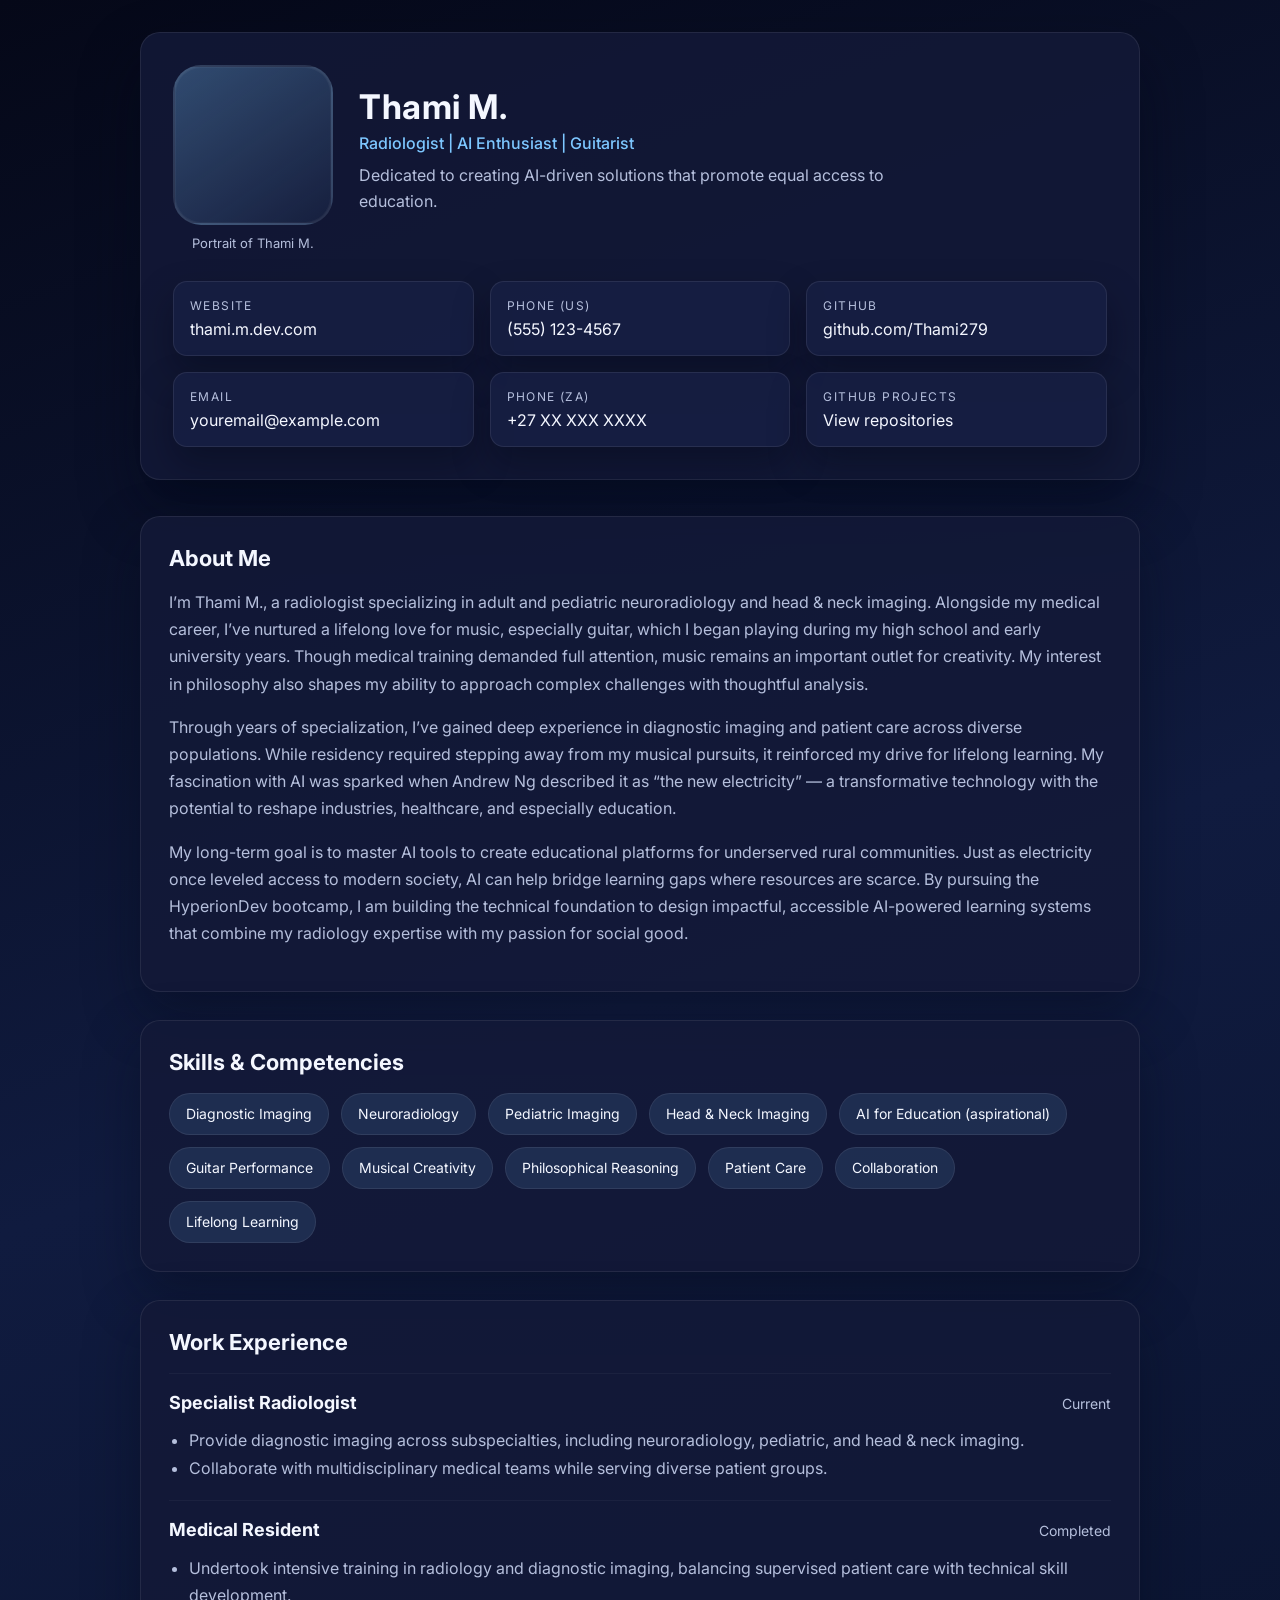
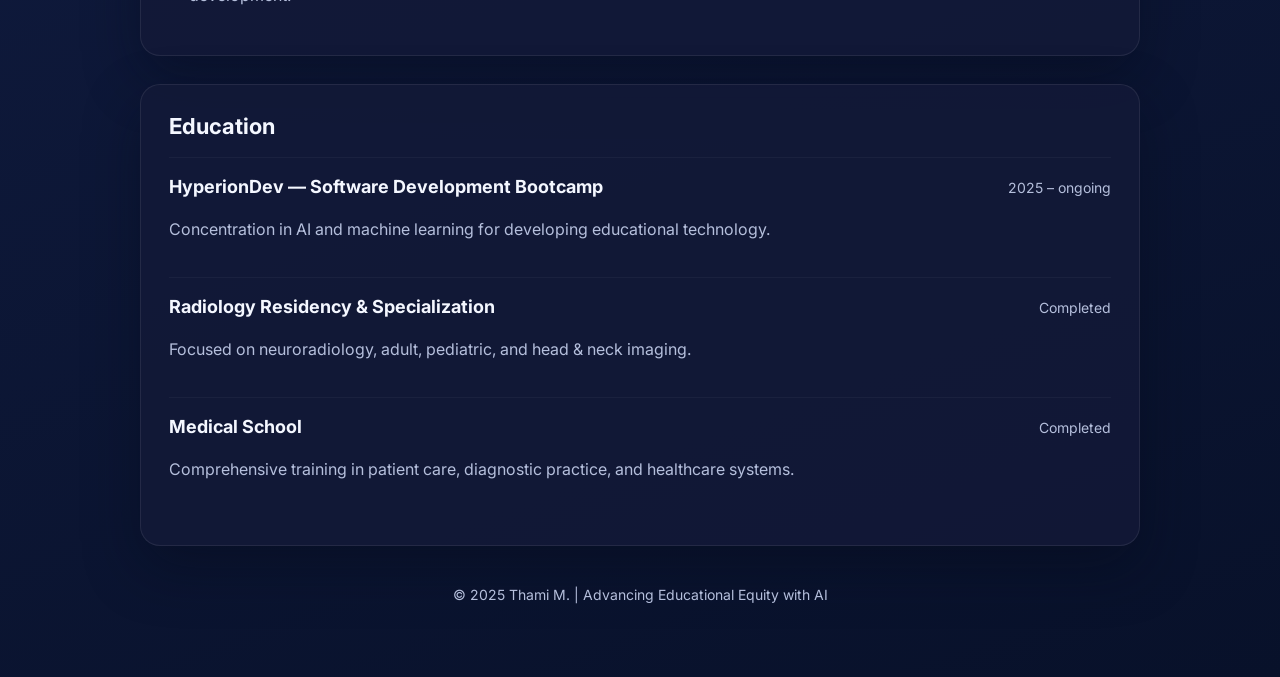
<file: index.html>
<!DOCTYPE html>
<html lang="en">
<head>
  <meta charset="UTF-8" />
  <meta http-equiv="refresh" content="0; url=my-cv/index.html" />
  <title>Redirecting to CV</title>
  <link rel="canonical" href="my-cv/index.html" />
  <style>
    body {
      margin: 0;
      height: 100vh;
      display: grid;
      place-items: center;
      font-family: system-ui, -apple-system, "Segoe UI", sans-serif;
      background: #050913;
      color: #f1f5ff;
      text-align: center;
    }
    a {
      color: #7dc7ff;
      text-decoration: none;
    }
    a:hover {
      text-decoration: underline;
    }
  </style>
</head>
<body>
  <p>Redirecting to the updated CV… <a href="my-cv/index.html">Go there now</a>.</p>
  <script>
    window.location.replace('my-cv/index.html');
  </script>
</body>
</html>
</file>
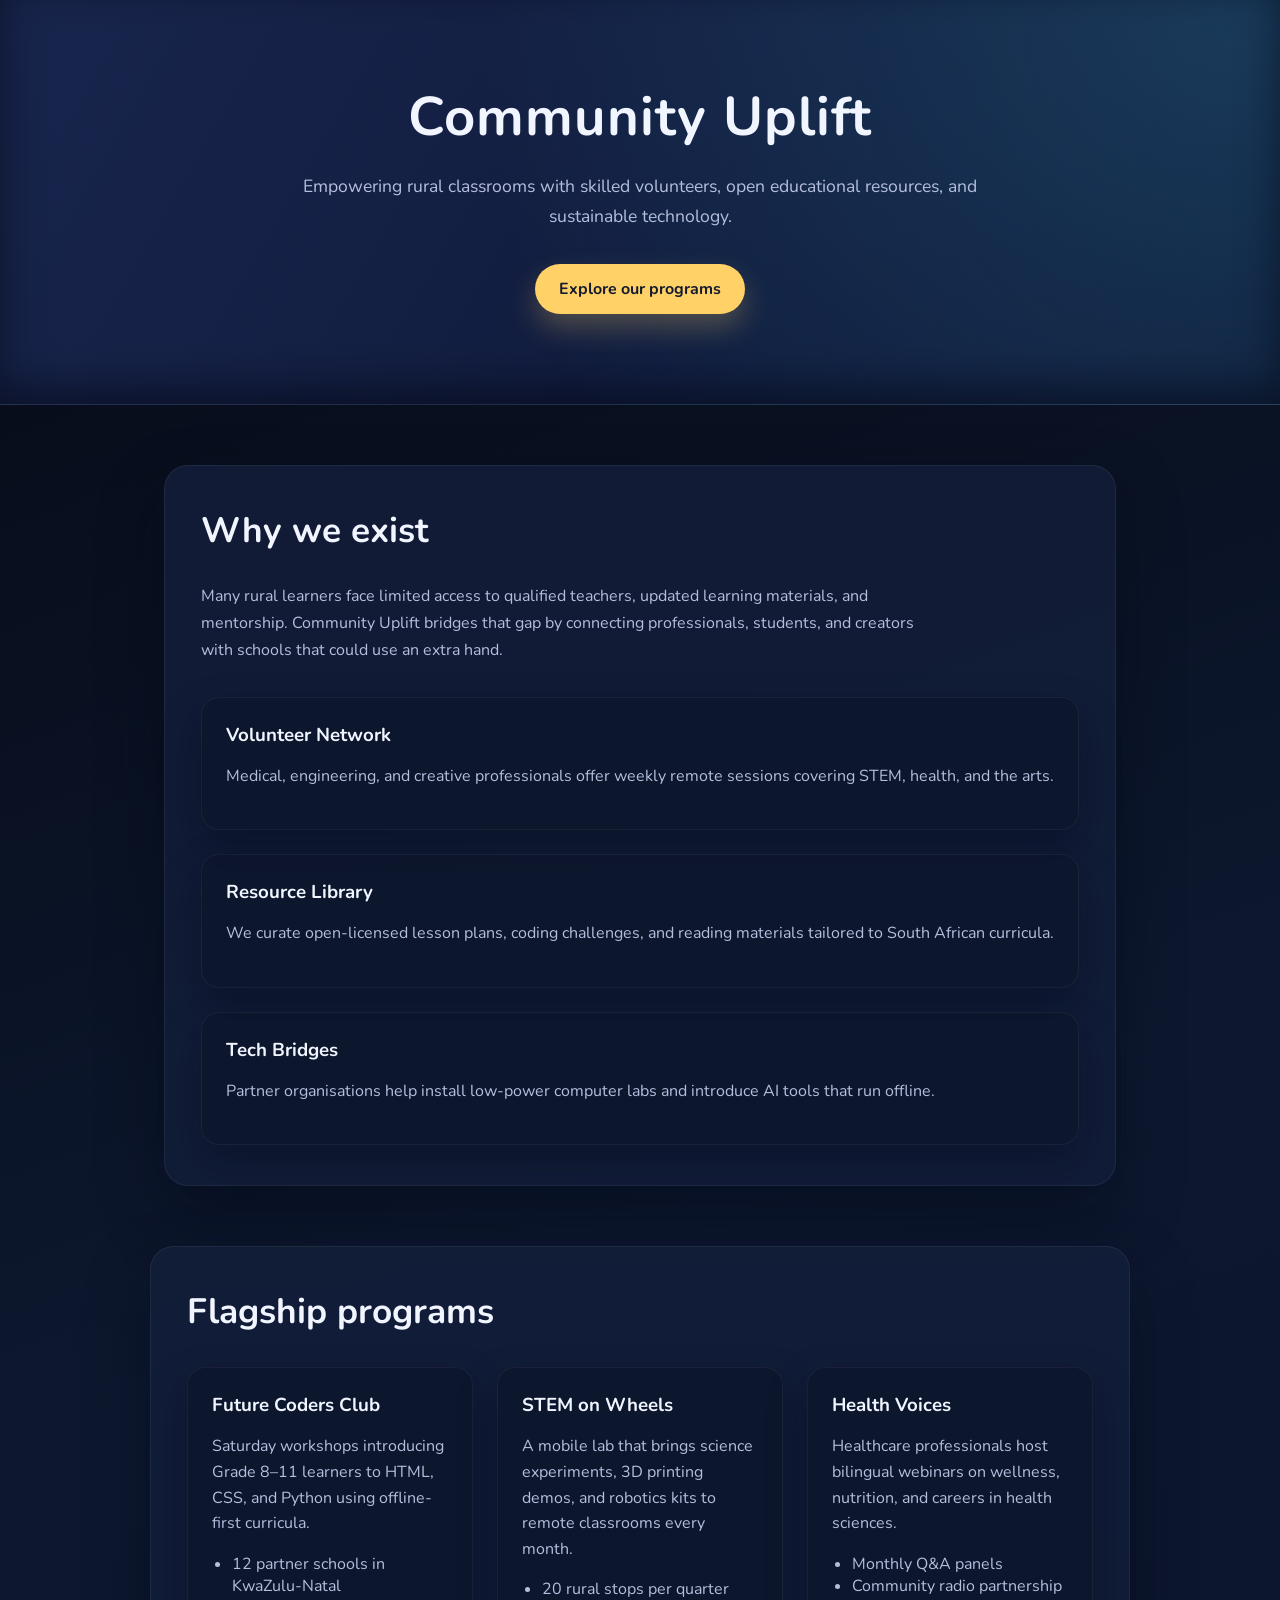
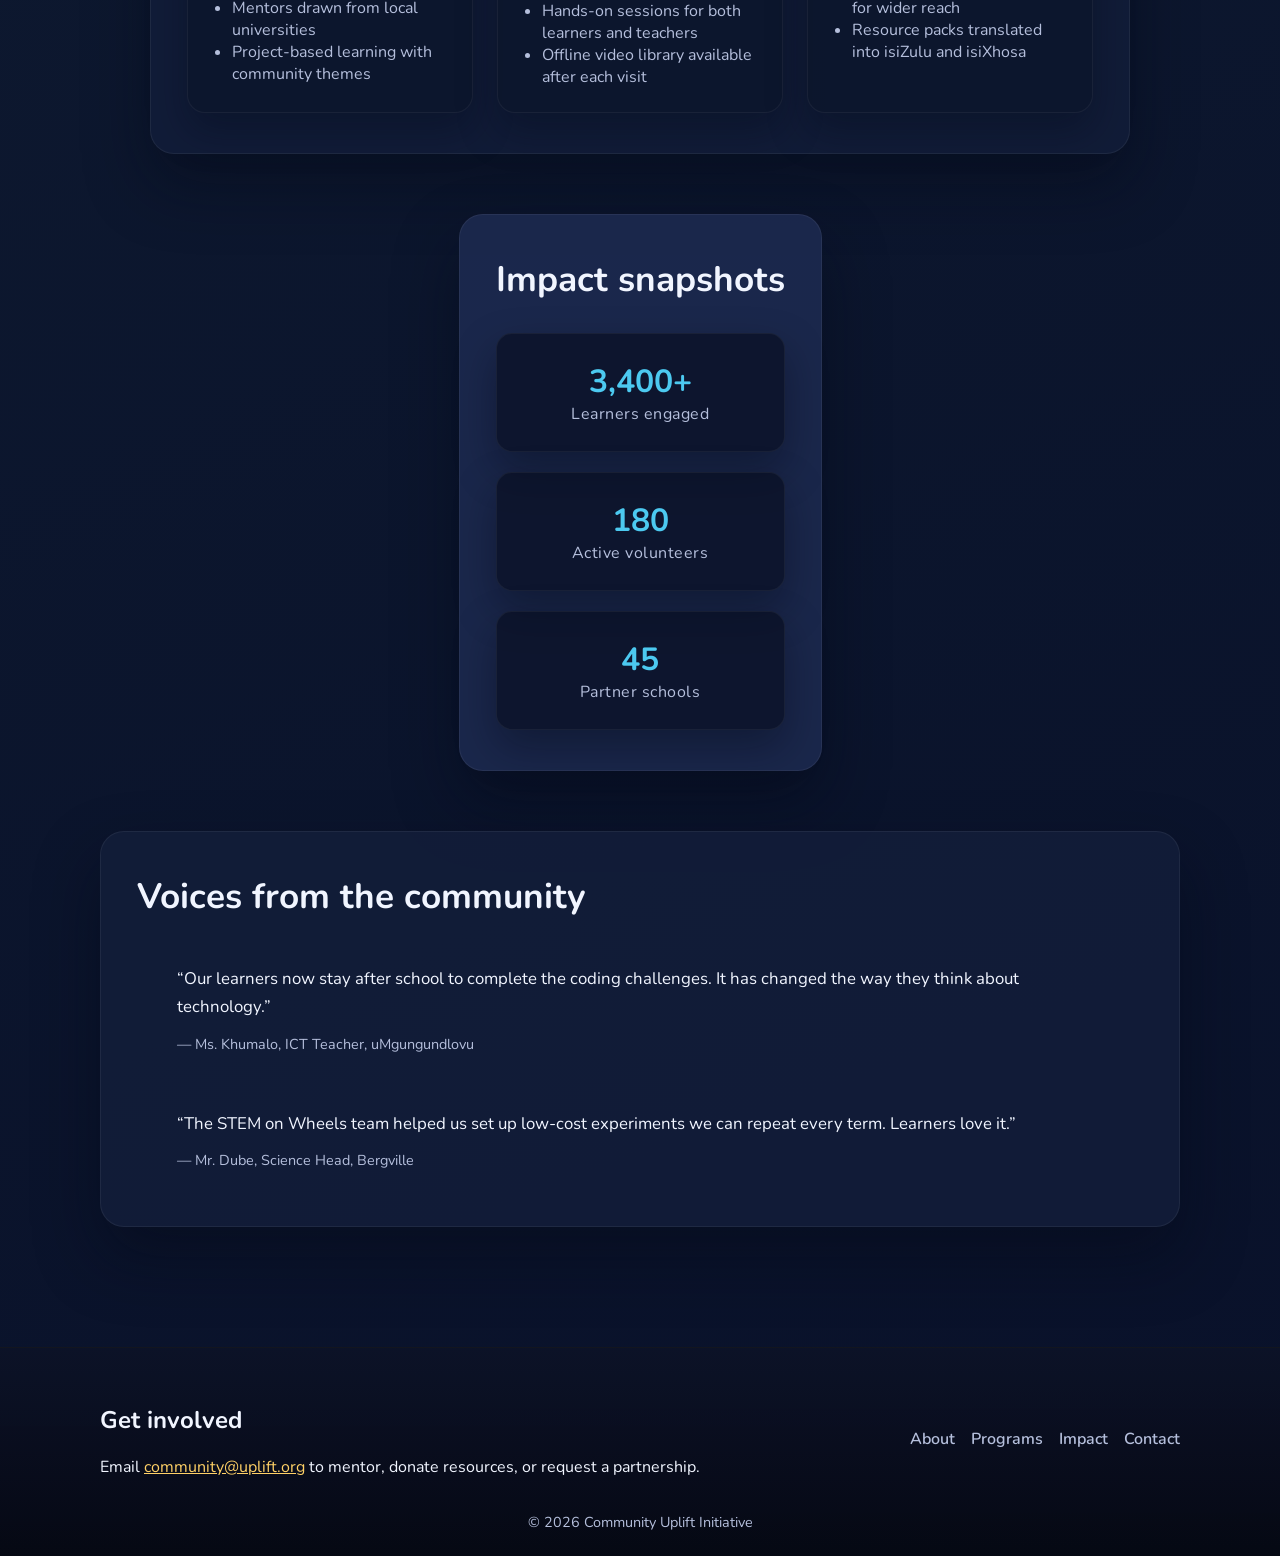
<file: community-uplift/index.html>
<!DOCTYPE html>
<html lang="en">
<head>
  <meta charset="UTF-8" />
  <meta name="viewport" content="width=device-width, initial-scale=1" />
  <title>Community Uplift Initiative</title>
  <meta name="description" content="Community Uplift connects volunteers, educators, and resources to support learning in rural areas." />
  <link rel="preconnect" href="https://fonts.googleapis.com">
  <link rel="preconnect" href="https://fonts.gstatic.com" crossorigin>
  <link href="https://fonts.googleapis.com/css2?family=Nunito:wght@400;600;700&display=swap" rel="stylesheet">
  <link rel="stylesheet" href="styles.css" />
</head>
<body>
  <header class="hero">
    <div class="hero__inner">
      <h1>Community Uplift</h1>
      <p>Empowering rural classrooms with skilled volunteers, open educational resources, and sustainable technology.</p>
      <a class="btn" href="#programs">Explore our programs</a>
    </div>
  </header>

  <main>
    <section class="section highlights" id="about">
      <div class="section__intro">
        <h2>Why we exist</h2>
        <p>Many rural learners face limited access to qualified teachers, updated learning materials, and mentorship. Community Uplift bridges that gap by connecting professionals, students, and creators with schools that could use an extra hand.</p>
      </div>
      <div class="grid">
        <article class="card">
          <h3>Volunteer Network</h3>
          <p>Medical, engineering, and creative professionals offer weekly remote sessions covering STEM, health, and the arts.</p>
        </article>
        <article class="card">
          <h3>Resource Library</h3>
          <p>We curate open-licensed lesson plans, coding challenges, and reading materials tailored to South African curricula.</p>
        </article>
        <article class="card">
          <h3>Tech Bridges</h3>
          <p>Partner organisations help install low-power computer labs and introduce AI tools that run offline.</p>
        </article>
      </div>
    </section>

    <section class="section" id="programs">
      <h2>Flagship programs</h2>
      <div class="grid grid--programs">
        <article class="program">
          <h3>Future Coders Club</h3>
          <p>Saturday workshops introducing Grade 8–11 learners to HTML, CSS, and Python using offline-first curricula.</p>
          <ul>
            <li>12 partner schools in KwaZulu-Natal</li>
            <li>Mentors drawn from local universities</li>
            <li>Project-based learning with community themes</li>
          </ul>
        </article>
        <article class="program">
          <h3>STEM on Wheels</h3>
          <p>A mobile lab that brings science experiments, 3D printing demos, and robotics kits to remote classrooms every month.</p>
          <ul>
            <li>20 rural stops per quarter</li>
            <li>Hands-on sessions for both learners and teachers</li>
            <li>Offline video library available after each visit</li>
          </ul>
        </article>
        <article class="program">
          <h3>Health Voices</h3>
          <p>Healthcare professionals host bilingual webinars on wellness, nutrition, and careers in health sciences.</p>
          <ul>
            <li>Monthly Q&amp;A panels</li>
            <li>Community radio partnership for wider reach</li>
            <li>Resource packs translated into isiZulu and isiXhosa</li>
          </ul>
        </article>
      </div>
    </section>

    <section class="section section--accent" id="impact">
      <h2>Impact snapshots</h2>
      <div class="stats">
        <div class="stat">
          <span class="stat__number">3,400+</span>
          <span class="stat__label">Learners engaged</span>
        </div>
        <div class="stat">
          <span class="stat__number">180</span>
          <span class="stat__label">Active volunteers</span>
        </div>
        <div class="stat">
          <span class="stat__number">45</span>
          <span class="stat__label">Partner schools</span>
        </div>
      </div>
    </section>

    <section class="section testimonials" aria-label="Testimonials">
      <h2>Voices from the community</h2>
      <div class="carousel">
        <figure>
          <blockquote>
            “Our learners now stay after school to complete the coding challenges. It has changed the way they think about technology.”
          </blockquote>
          <figcaption>— Ms. Khumalo, ICT Teacher, uMgungundlovu</figcaption>
        </figure>
        <figure>
          <blockquote>
            “The STEM on Wheels team helped us set up low-cost experiments we can repeat every term. Learners love it.”
          </blockquote>
          <figcaption>— Mr. Dube, Science Head, Bergville</figcaption>
        </figure>
      </div>
    </section>
  </main>

  <footer class="footer" id="contact">
    <div class="footer__inner">
      <div>
        <h2>Get involved</h2>
        <p>Email <a href="mailto:community@uplift.org">community@uplift.org</a> to mentor, donate resources, or request a partnership.</p>
      </div>
      <div class="footer__links">
        <a href="#about">About</a>
        <a href="#programs">Programs</a>
        <a href="#impact">Impact</a>
        <a href="#contact">Contact</a>
      </div>
    </div>
    <p class="footer__copy">© <span id="year"></span> Community Uplift Initiative</p>
  </footer>

  <script>
    document.getElementById('year').textContent = new Date().getFullYear();
  </script>
</body>
</html>
</file>
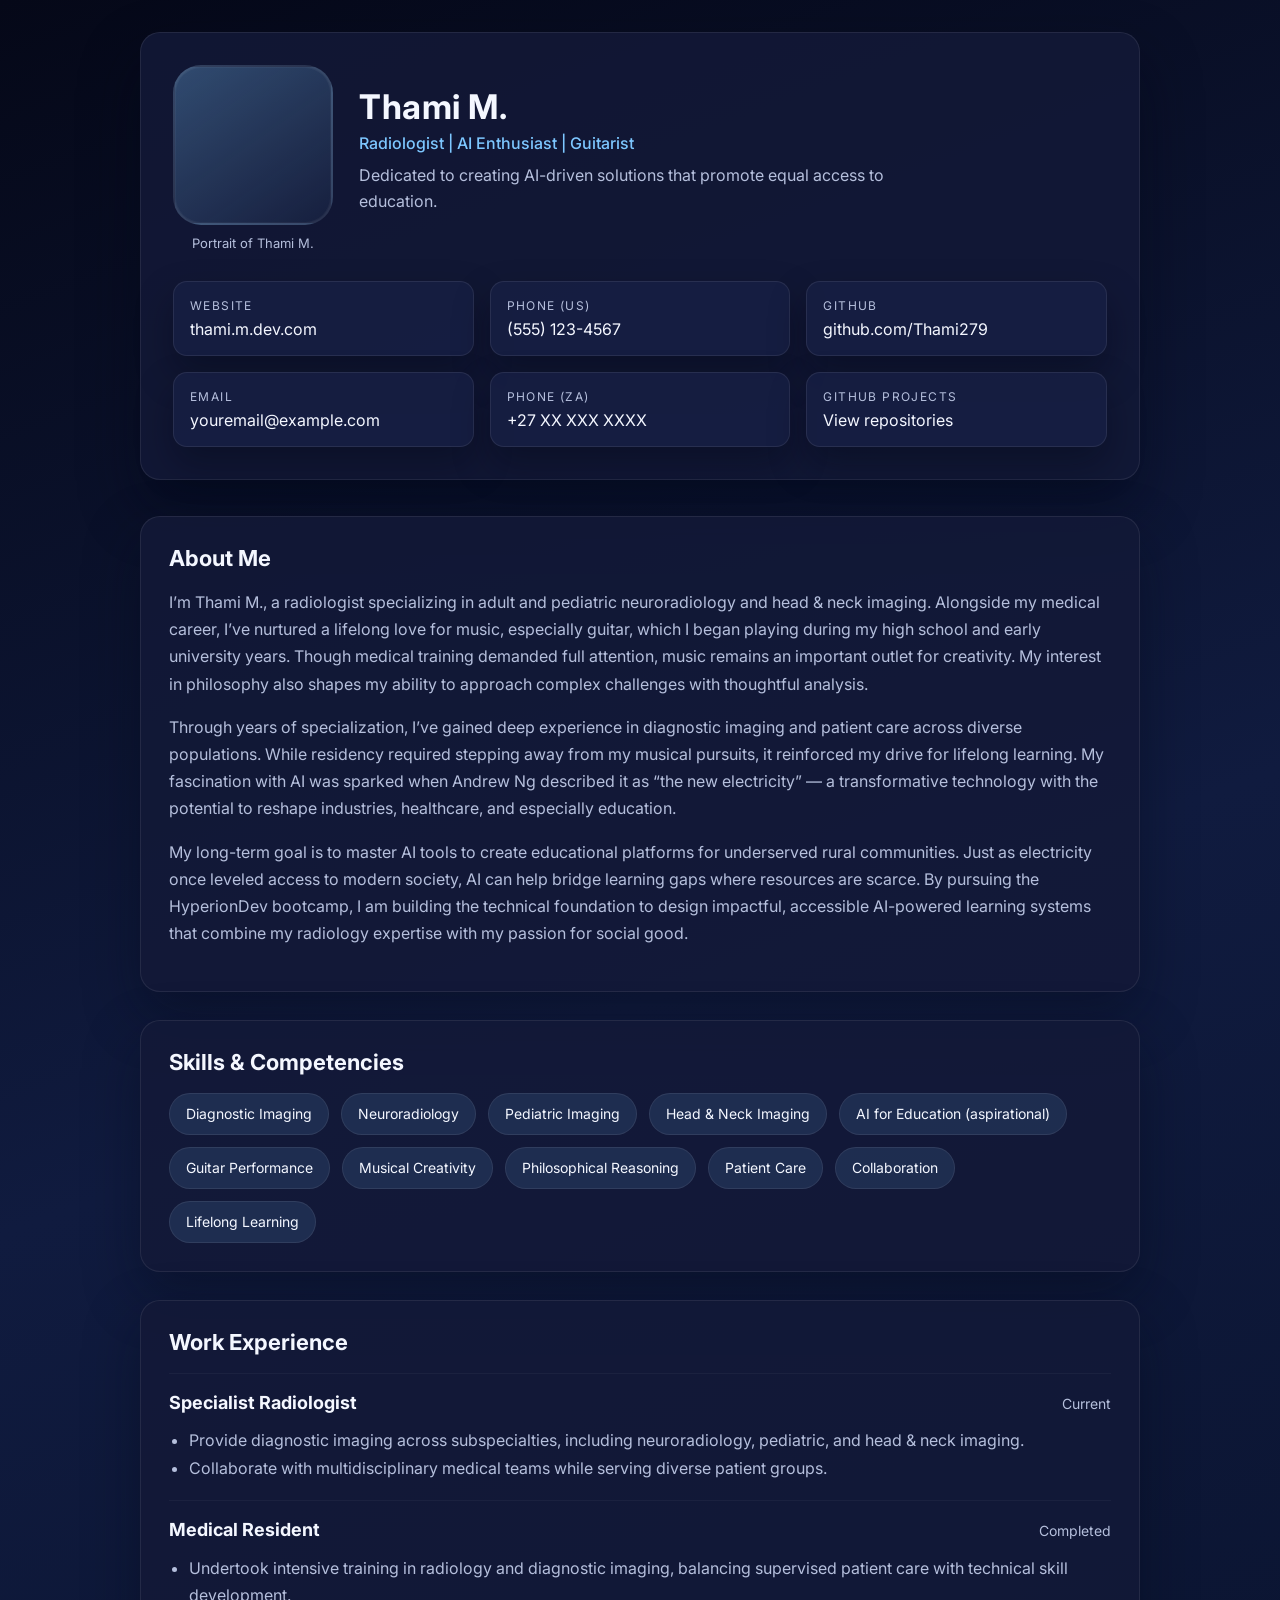
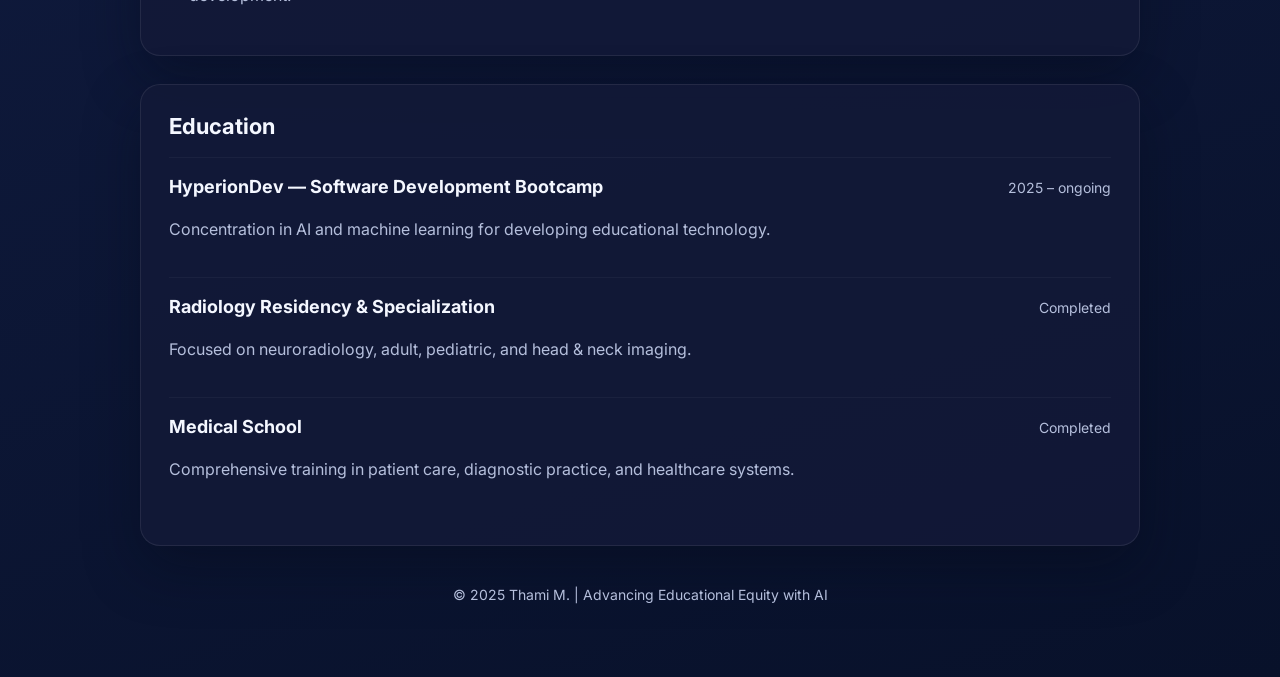
<file: my-cv/index.html>
<!DOCTYPE html>
<html lang="en">
<head>
  <meta charset="UTF-8" />
  <meta name="viewport" content="width=device-width, initial-scale=1" />
  <title>Thami M. — Online CV</title>
  <meta name="description" content="Online CV for Thami M., radiologist and AI enthusiast building equitable learning experiences." />
  <link rel="preconnect" href="https://fonts.googleapis.com">
  <link rel="preconnect" href="https://fonts.gstatic.com" crossorigin>
  <link href="https://fonts.googleapis.com/css2?family=Inter:wght@300;400;500;600;700&display=swap" rel="stylesheet">
  <link rel="stylesheet" href="styles.css" />
</head>
<body>
  <div class="page">
    <header class="masthead">
      <div class="profile-card">
        <figure class="portrait">
          <div class="portrait-image" role="img" aria-label="Portrait of Thami M."></div>
          <figcaption>Portrait of Thami M.</figcaption>
        </figure>
        <div class="profile-copy">
          <h1>Thami M.</h1>
          <p class="tagline">Radiologist | AI Enthusiast | Guitarist</p>
          <p class="mission">Dedicated to creating AI-driven solutions that promote equal access to education.</p>
        </div>
      </div>

      <ul class="contact-grid" aria-label="Contact details">
        <li class="contact-item">
          <span class="label">Website</span>
          <a href="https://thami.m.dev.com" target="_blank" rel="noopener">thami.m.dev.com</a>
        </li>
        <li class="contact-item">
          <span class="label">Phone (US)</span>
          <a href="tel:+15551234567">(555) 123-4567</a>
        </li>
        <li class="contact-item">
          <span class="label">GitHub</span>
          <a href="https://github.com/Thami279" target="_blank" rel="noopener">github.com/Thami279</a>
        </li>
        <li class="contact-item">
          <span class="label">Email</span>
          <a href="mailto:youremail@example.com">youremail@example.com</a>
        </li>
        <li class="contact-item">
          <span class="label">Phone (ZA)</span>
          <span>+27 XX XXX XXXX</span>
        </li>
        <li class="contact-item">
          <span class="label">GitHub Projects</span>
          <a href="https://github.com/Thami279?tab=repositories" target="_blank" rel="noopener">View repositories</a>
        </li>
      </ul>
    </header>

    <main>
      <section class="section about">
        <h2>About Me</h2>
        <p>I’m Thami M., a radiologist specializing in adult and pediatric neuroradiology and head &amp; neck imaging. Alongside my medical career, I’ve nurtured a lifelong love for music, especially guitar, which I began playing during my high school and early university years. Though medical training demanded full attention, music remains an important outlet for creativity. My interest in philosophy also shapes my ability to approach complex challenges with thoughtful analysis.</p>
        <p>Through years of specialization, I’ve gained deep experience in diagnostic imaging and patient care across diverse populations. While residency required stepping away from my musical pursuits, it reinforced my drive for lifelong learning. My fascination with AI was sparked when Andrew Ng described it as “the new electricity” — a transformative technology with the potential to reshape industries, healthcare, and especially education.</p>
        <p>My long-term goal is to master AI tools to create educational platforms for underserved rural communities. Just as electricity once leveled access to modern society, AI can help bridge learning gaps where resources are scarce. By pursuing the HyperionDev bootcamp, I am building the technical foundation to design impactful, accessible AI-powered learning systems that combine my radiology expertise with my passion for social good.</p>
      </section>

      <section class="section skills">
        <h2>Skills &amp; Competencies</h2>
        <ul class="skills-list">
          <li>Diagnostic Imaging</li>
          <li>Neuroradiology</li>
          <li>Pediatric Imaging</li>
          <li>Head &amp; Neck Imaging</li>
          <li>AI for Education (aspirational)</li>
          <li>Guitar Performance</li>
          <li>Musical Creativity</li>
          <li>Philosophical Reasoning</li>
          <li>Patient Care</li>
          <li>Collaboration</li>
          <li>Lifelong Learning</li>
        </ul>
      </section>

      <section class="section experience">
        <h2>Work Experience</h2>
        <article class="item">
          <div class="item-head">
            <h3>Specialist Radiologist</h3>
            <span class="meta">Current</span>
          </div>
          <ul>
            <li>Provide diagnostic imaging across subspecialties, including neuroradiology, pediatric, and head &amp; neck imaging.</li>
            <li>Collaborate with multidisciplinary medical teams while serving diverse patient groups.</li>
          </ul>
        </article>
        <article class="item">
          <div class="item-head">
            <h3>Medical Resident</h3>
            <span class="meta">Completed</span>
          </div>
          <ul>
            <li>Undertook intensive training in radiology and diagnostic imaging, balancing supervised patient care with technical skill development.</li>
          </ul>
        </article>
      </section>

      <section class="section education">
        <h2>Education</h2>
        <article class="item">
          <div class="item-head">
            <h3>HyperionDev — Software Development Bootcamp</h3>
            <span class="meta">2025 – ongoing</span>
          </div>
          <p>Concentration in AI and machine learning for developing educational technology.</p>
        </article>
        <article class="item">
          <div class="item-head">
            <h3>Radiology Residency &amp; Specialization</h3>
            <span class="meta">Completed</span>
          </div>
          <p>Focused on neuroradiology, adult, pediatric, and head &amp; neck imaging.</p>
        </article>
        <article class="item">
          <div class="item-head">
            <h3>Medical School</h3>
            <span class="meta">Completed</span>
          </div>
          <p>Comprehensive training in patient care, diagnostic practice, and healthcare systems.</p>
        </article>
      </section>
    </main>

    <footer class="site-footer">
      <p>© 2025 Thami M. | Advancing Educational Equity with AI</p>
    </footer>
  </div>
</body>
</html>
</file>
<file: community-uplift/styles.css>
:root {
  --bg: #0a1123;
  --bg-accent: #101b38;
  --surface: rgba(19, 30, 58, 0.85);
  --surface-alt: rgba(30, 43, 82, 0.85);
  --accent: #ffd166;
  --accent-2: #4cc9f0;
  --text: #f1f5ff;
  --muted: #b5bfdc;
  --shadow: rgba(5, 9, 22, 0.45);
}

* {
  box-sizing: border-box;
}

html,
body {
  margin: 0;
  padding: 0;
  font-family: 'Nunito', system-ui, -apple-system, BlinkMacSystemFont, 'Segoe UI', Arial, sans-serif;
  color: var(--text);
  background: linear-gradient(160deg, #050913 0%, #0d182f 40%, #09112a 100%);
}

a {
  color: var(--accent);
}

a:hover {
  color: #fcbf49;
}

.hero {
  background: radial-gradient(circle at top right, rgba(76, 201, 240, 0.2), transparent 60%),
              linear-gradient(120deg, #18254d, #0b1532);
  border-bottom: 1px solid rgba(255, 255, 255, 0.05);
  padding: 80px 20px 90px;
  text-align: center;
  box-shadow: inset 0 -16px 40px rgba(5, 8, 20, 0.6);
}

.hero__inner {
  max-width: 680px;
  margin: 0 auto;
}

.hero h1 {
  margin: 0;
  font-size: clamp(2.4rem, 5vw, 3.4rem);
  letter-spacing: 1px;
}

.hero p {
  margin: 18px auto 32px;
  color: var(--muted);
  font-size: 1.1rem;
  line-height: 1.7;
}

.btn {
  display: inline-block;
  padding: 14px 24px;
  background: var(--accent);
  color: #141b2f;
  border-radius: 999px;
  font-weight: 700;
  text-decoration: none;
  transition: transform 0.2s ease, box-shadow 0.2s ease;
  box-shadow: 0 14px 28px rgba(255, 209, 102, 0.25);
}

.btn:hover {
  transform: translateY(-2px);
  box-shadow: 0 20px 40px rgba(255, 209, 102, 0.35);
}

main {
  display: grid;
  gap: 60px;
  padding: 60px 20px 40px;
}

.section {
  max-width: 1080px;
  margin: 0 auto;
  background: var(--surface);
  border: 1px solid rgba(255, 255, 255, 0.06);
  border-radius: 24px;
  padding: 40px 36px;
  box-shadow: 0 30px 65px var(--shadow);
}

.section--accent {
  background: var(--surface-alt);
}

.section h2 {
  margin-top: 0;
  font-size: clamp(1.8rem, 4vw, 2.2rem);
}

.section__intro {
  max-width: 720px;
}

.section__intro p {
  color: var(--muted);
  line-height: 1.7;
}

.grid {
  display: grid;
  gap: 24px;
  margin-top: 32px;
}

.grid--programs {
  grid-template-columns: repeat(auto-fit, minmax(250px, 1fr));
}

.card,
.program {
  background: rgba(12, 20, 40, 0.65);
  border: 1px solid rgba(255, 255, 255, 0.05);
  border-radius: 18px;
  padding: 24px;
  box-shadow: 0 18px 38px rgba(4, 8, 24, 0.35);
}

.card h3,
.program h3 {
  margin-top: 0;
  margin-bottom: 12px;
}

.card p,
.program p {
  color: var(--muted);
  line-height: 1.6;
}

.program ul {
  margin: 16px 0 0;
  padding-left: 20px;
  color: var(--muted);
}

.stats {
  display: grid;
  grid-template-columns: repeat(auto-fit, minmax(160px, 1fr));
  gap: 20px;
  margin-top: 28px;
}

.stat {
  background: rgba(5, 11, 28, 0.6);
  border: 1px solid rgba(255, 255, 255, 0.05);
  border-radius: 16px;
  padding: 26px;
  text-align: center;
  box-shadow: 0 18px 40px rgba(3, 7, 18, 0.35);
}

.stat__number {
  display: block;
  font-size: 2rem;
  font-weight: 700;
  color: var(--accent-2);
}

.stat__label {
  color: var(--muted);
  letter-spacing: 0.5px;
}

.testimonials .carousel {
  display: grid;
  gap: 24px;
}

.testimonials blockquote {
  margin: 0;
  font-size: 1.05rem;
  line-height: 1.7;
  color: var(--text);
}

.testimonials figcaption {
  margin-top: 12px;
  color: var(--muted);
  font-size: 0.9rem;
}

.footer {
  margin: 80px 0 0;
  padding: 36px 20px 24px;
  border-top: 1px solid rgba(255, 255, 255, 0.05);
  background: linear-gradient(180deg, rgba(12, 18, 39, 0.9), rgba(5, 8, 18, 0.95));
}

.footer__inner {
  max-width: 1080px;
  margin: 0 auto 18px;
  display: flex;
  flex-wrap: wrap;
  gap: 26px;
  justify-content: space-between;
  align-items: center;
}

.footer__links {
  display: flex;
  gap: 16px;
}

.footer__links a {
  text-decoration: none;
  color: var(--muted);
  font-weight: 600;
}

.footer__links a:hover {
  color: var(--accent);
}

.footer__copy {
  max-width: 1080px;
  margin: 0 auto;
  text-align: center;
  color: var(--muted);
  font-size: 0.9rem;
}

@media (max-width: 720px) {
  .section {
    padding: 32px 24px;
  }

  .footer__inner {
    flex-direction: column;
    align-items: flex-start;
  }
}

@media (max-width: 540px) {
  .hero {
    padding: 64px 16px 72px;
  }

  main {
    padding: 48px 16px 36px;
  }
}
</file>
<file: my-cv/styles.css>
:root {
  --bg: #070c1f;
  --bg-accent: rgba(19, 25, 56, 0.85);
  --surface: rgba(23, 31, 68, 0.85);
  --border: rgba(255, 255, 255, 0.08);
  --text: #f4f7ff;
  --muted: #b5bfdc;
  --accent: #7dc7ff;
  --highlight: rgba(125, 199, 255, 0.12);
}

* {
  box-sizing: border-box;
}

html,
body {
  margin: 0;
  padding: 0;
  font-family: 'Inter', system-ui, -apple-system, Segoe UI, Roboto, Ubuntu, 'Helvetica Neue', Arial, sans-serif;
  background: linear-gradient(160deg, #050818 0%, #101b3f 45%, #08112a 100%);
  color: var(--text);
}

.page {
  max-width: 1040px;
  margin: 0 auto;
  padding: 32px 20px 60px;
}

.masthead {
  background: var(--bg-accent);
  border: 1px solid var(--border);
  border-radius: 20px;
  padding: 32px;
  box-shadow: 0 28px 60px rgba(3, 6, 22, 0.45);
  display: grid;
  gap: 30px;
}

.profile-card {
  display: flex;
  flex-wrap: wrap;
  gap: 26px;
  align-items: center;
}

.portrait {
  margin: 0;
  text-align: center;
}

.portrait-image {
  width: 160px;
  height: 160px;
  border-radius: 28px;
  background: linear-gradient(145deg, rgba(125, 199, 255, 0.3), rgba(125, 199, 255, 0.05));
  border: 2px solid var(--border);
  box-shadow: inset 0 0 0 1px rgba(255, 255, 255, 0.04);
}

.portrait figcaption {
  margin-top: 10px;
  font-size: 13px;
  color: var(--muted);
}

.profile-copy h1 {
  margin: 0 0 6px;
  font-size: 34px;
  letter-spacing: 0.5px;
}

.tagline {
  margin: 0;
  font-weight: 500;
  color: var(--accent);
}

.mission {
  margin-top: 10px;
  max-width: 540px;
  color: var(--muted);
  line-height: 1.6;
}

.contact-grid {
  list-style: none;
  margin: 0;
  padding: 0;
  display: grid;
  grid-template-columns: repeat(auto-fit, minmax(230px, 1fr));
  gap: 16px;
}

.contact-item {
  background: var(--surface);
  border: 1px solid var(--border);
  padding: 16px;
  border-radius: 14px;
  display: grid;
  gap: 6px;
  box-shadow: 0 18px 36px rgba(2, 5, 18, 0.35);
}

.contact-item .label {
  font-size: 12px;
  text-transform: uppercase;
  letter-spacing: 1.4px;
  color: var(--muted);
}

.contact-item a,
.contact-item span {
  font-size: 16px;
  color: var(--text);
  text-decoration: none;
  word-break: break-word;
}

.contact-item a:hover {
  text-decoration: underline;
  color: var(--accent);
}

main {
  display: grid;
  gap: 28px;
  margin-top: 36px;
}

.section {
  background: var(--bg-accent);
  border: 1px solid var(--border);
  border-radius: 20px;
  padding: 28px;
  box-shadow: 0 22px 55px rgba(4, 9, 26, 0.4);
}

.section h2 {
  margin: 0 0 18px;
  font-size: 22px;
}

.section p,
.section li,
.section .meta {
  color: var(--muted);
  line-height: 1.7;
}

.skills-list {
  list-style: none;
  padding: 0;
  margin: 0;
  display: flex;
  flex-wrap: wrap;
  gap: 12px;
}

.skills-list li {
  background: var(--highlight);
  border: 1px solid var(--border);
  border-radius: 999px;
  padding: 8px 16px;
  font-size: 14px;
  color: var(--text);
}

.item {
  padding: 18px 0;
  border-top: 1px solid rgba(255, 255, 255, 0.04);
}

.item:first-child {
  padding-top: 0;
  border-top: none;
}

.item-head {
  display: flex;
  justify-content: space-between;
  gap: 16px;
  align-items: baseline;
}

.item h3 {
  margin: 0;
  font-size: 18px;
}

.meta {
  font-size: 14px;
}

.item ul {
  margin: 12px 0 0;
  padding-left: 20px;
}

.site-footer {
  margin-top: 40px;
  text-align: center;
  color: var(--muted);
  font-size: 14px;
}

@media (max-width: 700px) {
  .masthead {
    padding: 24px;
  }

  .profile-card {
    flex-direction: column;
    align-items: flex-start;
  }

  .portrait-image {
    width: 130px;
    height: 130px;
  }

  .profile-copy h1 {
    font-size: 28px;
  }

  .tagline {
    font-size: 16px;
  }

  .section {
    padding: 22px;
  }
}

@media (max-width: 480px) {
  .page {
    padding: 24px 16px 50px;
  }

  .contact-item {
    padding: 14px;
  }
}
</file>
